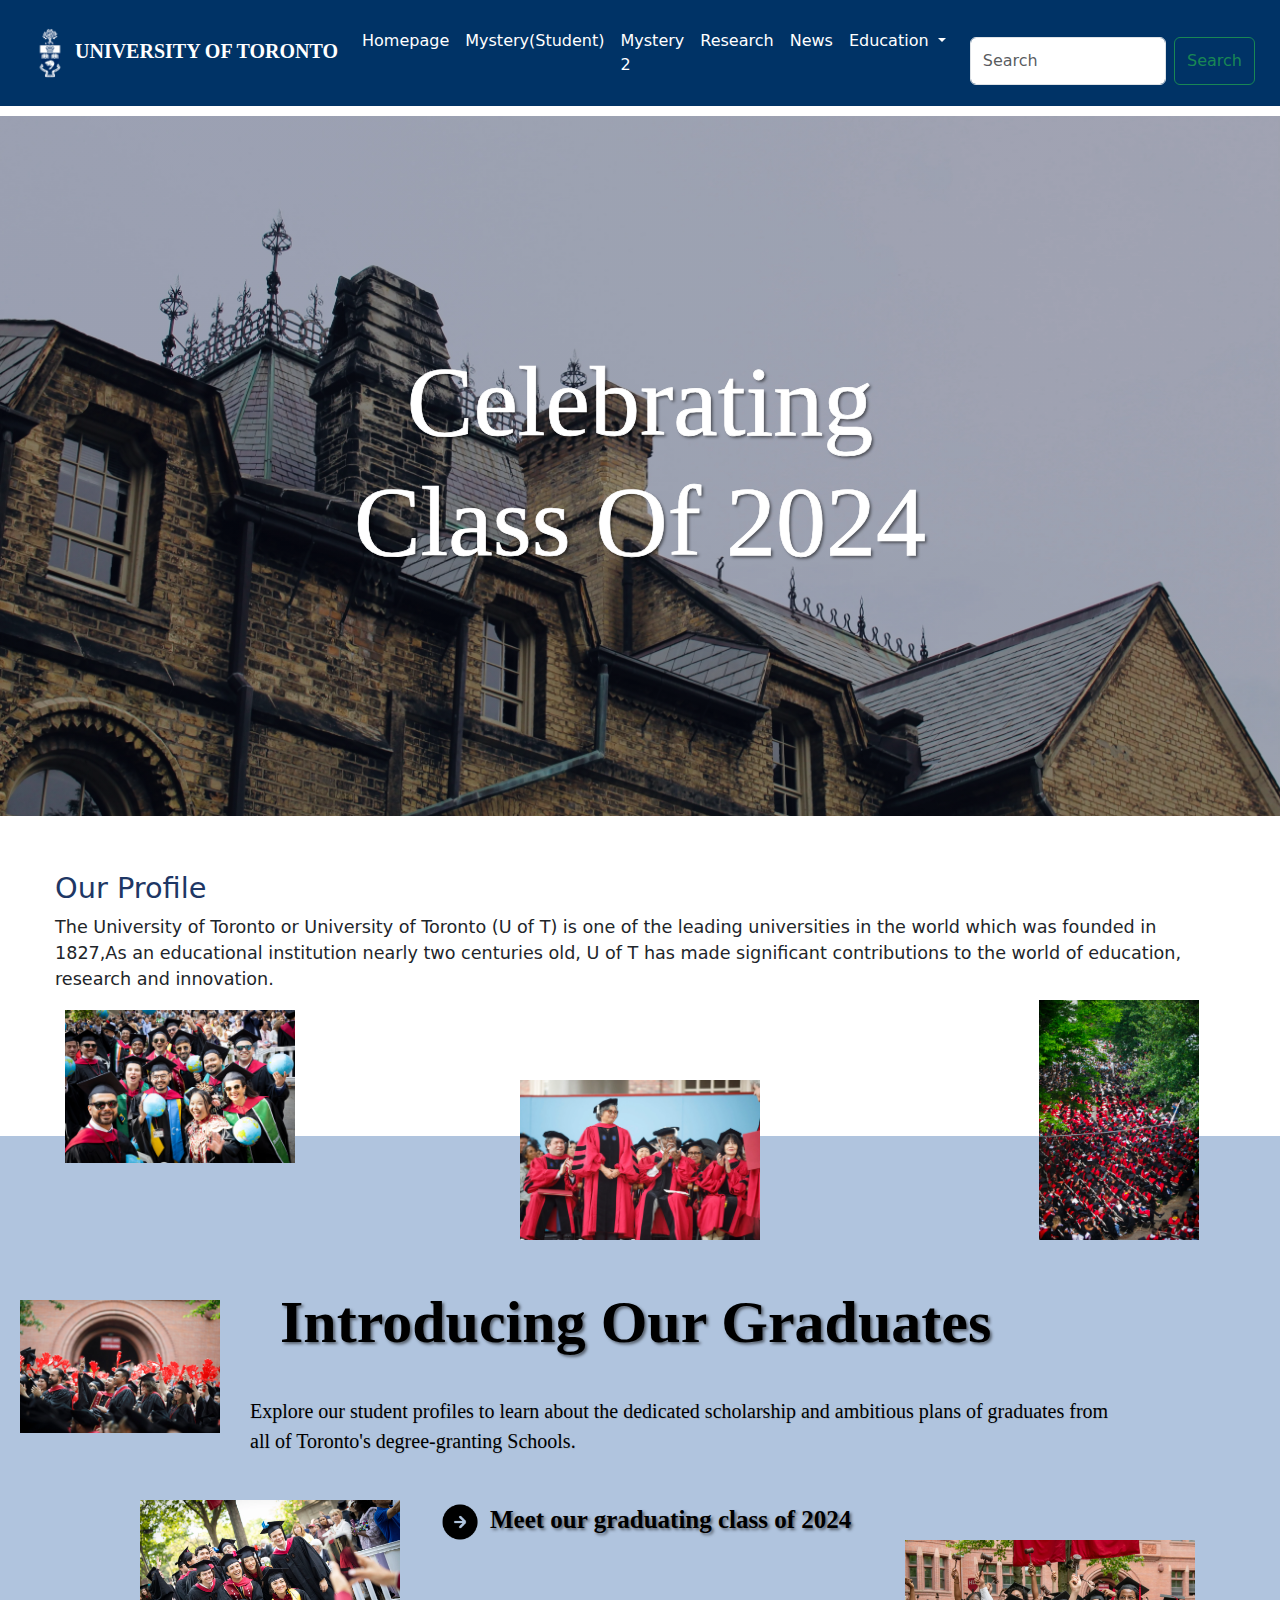
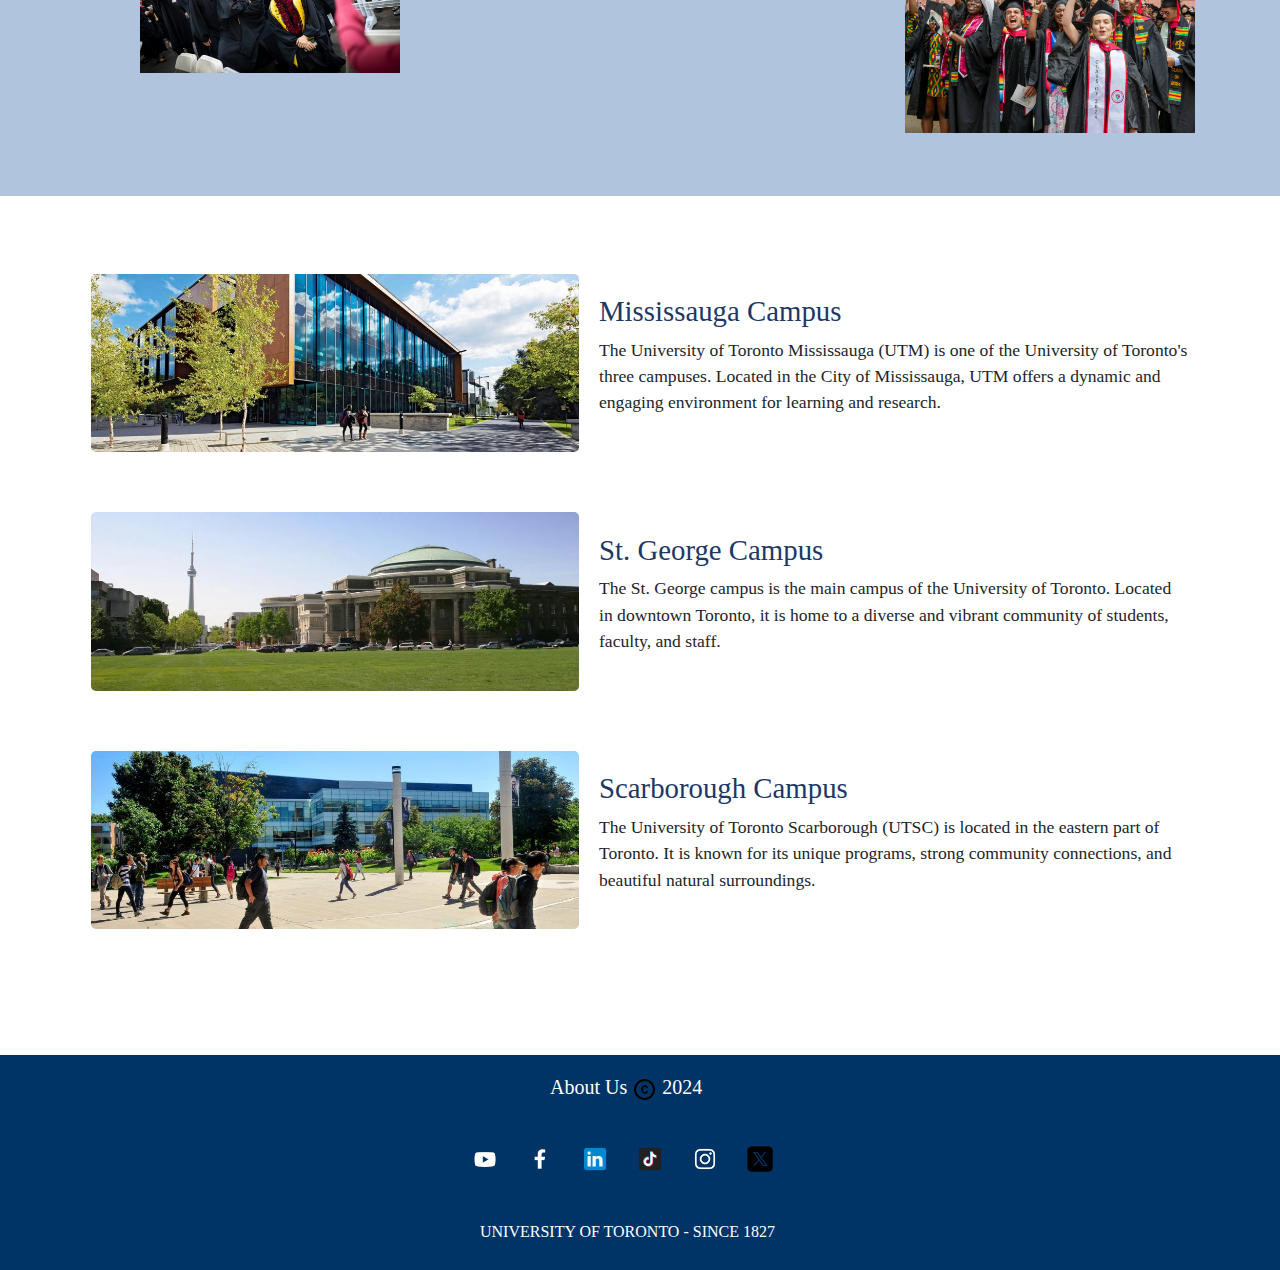
<file: index.html>
<!DOCTYPE html>
<html lang="en">
<head>
    <meta charset="utf-8">
    <meta name="viewport" content="width=device-width, initial-scale=1">
    <title>Web University of Toronto</title>
    <link rel="stylesheet" href="style.css">
   
    <link href="https://cdn.jsdelivr.net/npm/bootstrap@5.3.3/dist/css/bootstrap.min.css" rel="stylesheet" integrity="sha384-QWTKZyjpPEjISv5WaRU9OFeRpok6YctnYmDr5pNlyT2bRjXh0JMhjY6hW+ALEwIH" crossorigin="anonymous">
    <style>
        .navbar.bg-body-blue {
            background-color: rgba(255, 255, 255, 0.3);
            background: #003366;
        /* Latar belakang putih dengan transparansi */
            backdrop-filter: blur(10px); /* Efek buram di belakang navbar */
        }
        .navbar .navbar-brand,
        .navbar .nav-link {
            color: white; /* Warna teks putih */
        }
        .navbar .nav-link:hover {
            color: #ddd; /* Warna teks saat di-hover */
        }
        body{
            background-color: white;
        }
        .bgimage {
            background-image: linear-gradient(rgba(2,5,27,0.3),rgba(2,5,27,0.3)),url('image/2f4020ef-9b66-4ac7-9c16-5d91187b752e.webp');
            background-size: cover;
            background-position: center;
            margin-top: 20px;
            position : relative;
            width: 100%;
            height: 700px; /* Anda bisa mengatur tinggi sesuai kebutuhan */
            display: flex;
            align-items: center;
            justify-content: center;
            color: white;
            text-align: center;
        
        }

        .bgimage h2 {
            font-size: 100px;
            font-family: 'Times New Roman', serif;
            text-shadow: 2px 2px 3px rgba(0, 0, 0, 0.5);
            -webkit-text-stroke: 0.7px white;
            position : relative;
        }

        .content {
            display: flex;
            align-items: center;
            justify-content: center;
            text-align: left;
            padding: 30px;
        }

        .content-1 {
            display: flex;
            padding: 5px;
        }
        .content img {
            width: 40%;
            border-radius: 5px;
        }

        .content .text {
            max-width: 50%;
            padding-left: 20px;
            font-family: 'Times New Roman', serif;
        }
        .content-1 .text {
            font-family: 1.5 GT America Standard Regular;
            padding: 40px;
            margin:10px;
        }

        .content .text h4 {
            font-size: 1.8rem;
            color: #1e3765;
        }
        .content-1 .text h4 {
            font-size: 1.8rem;
            color: #1e3765;
        }

        .content .text p {
            font-size: 1.1rem;
        }
        .content-1 .text p {
            font-size: 1.1rem;
        }
        .content-2{
            background-color : #B0C4DE;
            padding : 150px;
            background-size: cover;
            background-position: center;
            
         
           
            
        }
        .content-2 .text{
            font-family : times new roman;
            font-size: 20px;
            color: black;
            text-shadow: 2px 2px 3px rgba(0, 0, 0, 0.5);
        }
        .content-2 .text h4{
            font-size:60px;
            font-weight : bold;
            margin-left:130px;
            text-shadow: 2px 2px 3px rgba(0, 0, 0, 0.5);
        }
        .content-2 .text p{
            font-size:20px;
            margin-left:100px;
            text-shadow: 0.5px 0.5px 1px rgba(0, 0, 0, 0.1);
        }
        .content-2 .text h5{
            font-size:25px;
            font-weight : bold;
            margin-left:290px;
        }
        .content-2 .img1{
           width : 230px;
           height : auto;
           position : absolute;
           left : 180px;
           transform: translateX(-50%);
           top:1010px;
           
        }
        .content-2 .img2{
           width : 160px;
           height : auto;
           position : absolute;
           left : calc(50%-100px);
           transform: translateX(-50%);
           top:1000px;
           right:1px;
           

        }
        .content-2 .img3{
           width : 200px;
           height : auto;
           position : absolute;
             left : 120px;
           transform: translateX(-50%);
           top:1300px;
          
        }
        .content-2 .img4{
           width : 240px;
           height : auto;
           position : absolute;
           left : calc(50%-100px);
           transform: translateX(-50%);
           top:1080px;
           right:400px;
           

        }
        .content-2 .img5{
           width : 290px;
           height : auto;
           position : absolute;
           left : calc(50%-100px);
           transform: translateX(-50%);
           top:1540px;
           right: -60px;
        }
        .content-2 .img6{
           width : 260px;
           height : auto;
           position : absolute;
           left : 270px;
           transform: translateX(-50%);
           top:1500px;
           
        }
        .orang1 h5{
        
            background: url('image/orang3copy.jpg');
            background-size: cover;
            background-position: center;
            position: relative;
            width: 350px;
            height: 400px;
            display: flex;
            color: white;
            margin-top: 120px;
        
        }
        
        
        

    </style>
</head>
<body>
    <div class="container">
        <nav class="navbar bg-body-blue navbar-expand-lg fixed-top">
            <div class="container-fluid" style="margin: 13px">
                <a class="navbar-brand" href="#" style="font-weight: bold; font-family: 'Times New Roman', serif;">
                    <img src="image/Utoronto_coa.svg.png" width="50px" alt="logo">UNIVERSITY OF TORONTO
                </a>
                <button class="navbar-toggler" type="button" data-bs-toggle="offcanvas" data-bs-target="#offcanvasNavbar" aria-controls="offcanvasNavbar" aria-label="Toggle navigation">
                    <span class="navbar-toggler-icon"></span>
                </button>
                <div class="offcanvas offcanvas-end" tabindex="-1" id="offcanvasNavbar" aria-labelledby="offcanvasNavbarLabel">
                    <div class="offcanvas-header">
                        <h5 class="offcanvas-title" style="font-family: 'Times New Roman', serif; font-size: 120%;" id="offcanvasNavbarLabel">
                            <img src="image/Utoronto_coa.svg.png" width="60px" alt="logo">UNIVERSITY OF TORONTO
                        </h5>
                        <button type="button" class="btn-close" data-bs-dismiss="offcanvas" aria-label="Close"></button>
                    </div>
                    <div class="offcanvas-body">
                        <ul class="navbar-nav justify-content-end flex-grow-1 pe-3">
                            <li class="nav-item">
                                <a class="nav-link active" aria-current="page" href="index.html" style="color: white">Homepage</a>
                            </li>
                            <li class="nav-item">
                                <a class="nav-link" href="login.php">Mystery(Student)</a>
                            </li>
                            <li class="nav-item">
                                <a class="nav-link" href="admin/login2.php">Mystery 2</a>
                            </li>
                            <li class="nav-item">
                                <a class="nav-link" href="research.html">Research</a>
                            </li>
                            <li class="nav-item">
                                <a class="nav-link" href="news.html">News</a>
                            </li>
                            <li class="nav-item dropdown">
                                <a class="nav-link dropdown-toggle" href="#" role="button" data-bs-toggle="dropdown" aria-expanded="false">
                                    Education
                                </a>
                                <ul class="dropdown-menu">
                                    <li><a class="dropdown-item" href="#">Undergraduate</a></li>
                                    <li><a class="dropdown-item" href="#">Master</a></li>
                                    <li><a class="dropdown-item" href="#">Doctor</a></li>
                                    <li>
                                        <hr class="dropdown-divider">
                                    </li>
                                    <li><a class="dropdown-item" href="#">Organization</a></li>
                                </ul>
                            </li>
                        </ul>
                        <form class="d-flex mt-3" role="search">
                            <input class="form-control me-2" type="search" placeholder="Search" aria-label="Search">
                            <button class="btn btn-outline-success" type="submit">Search</button>
                        </form>
                    </div>
                </div>
            </div>
        </nav>
    </div>

    <br><br><br><br>
    <div class="bgimage">
        <h2>Celebrating <br>Class Of 2024</h2>
    </div>
    <div class="content-1">
        <div class="text">
            <h4>Our Profile</h4>
            <p>The University of Toronto or University of Toronto (U of T) is one of the leading universities in the world which was founded in 1827,As an educational institution nearly two centuries old, U of T has made significant contributions to the world of education, research and innovation.</p>
        </div><br><br><br>
    </div><br><br><br>
    <div class="content-2">
        <img class="img1" src="image/gr.webp" alt="wisuda1">
        <img src="image/gr2.webp" alt="wisuda2" class="img2 ">
        <img src="image/gr3.webp" alt="wisuda3" class="img3">
        <img src="image/gr4.webp" alt="wisuda4" class="img4" >
        <img src="image/gr5.webp" alt="wisuda5" class="img5" >
        <img src="image/gr6.webp" alt="wisuda6" class="img6" >
        
        <div class="text">
            <h4>Introducing Our Graduates</h4><br>
            <p>Explore our student profiles to learn about the dedicated scholarship and ambitious plans of graduates from all of Toronto's degree-granting Schools.</p><br>
            <h5><img src="image/arrow.png" alt="arah" width="50px" style="padding-right:10px">Meet our graduating class of 2024</h5>
        </div>         

        <br><br>
<br><br>
    </div><br><br>
    <div class="content">
        <img src="image/cover-utm-hazel-mccallion-bldg.jpeg" alt="Mississauga Campus">
        <div class="text">
            <h4>Mississauga Campus</h4>
            <p>The University of Toronto Mississauga (UTM) is one of the University of Toronto's three campuses. Located in the City of Mississauga, UTM offers a dynamic and engaging environment for learning and research.</p>
        </div>
    </div>
    <div class="content">
        <img src="image/stgeorge-campus-cover_0.webp" alt="St. George Campus">
        <div class="text">
            <h4>St. George Campus</h4>
            <p>The St. George campus is the main campus of the University of Toronto. Located in downtown Toronto, it is home to a diverse and vibrant community of students, faculty, and staff.</p>
        </div>
    </div>
    <div class="content">
        <img src="image/cover-campus-utsc.jpeg" alt="Scarborough Campus">
        <div class="text">
            <h4>Scarborough Campus</h4>
            <p>The University of Toronto Scarborough (UTSC) is located in the eastern part of Toronto. It is known for its unique programs, strong community connections, and beautiful natural surroundings.</p>
        </div>
    </div>
    
    <br><br><br><br>
    <div class="dddd" style="background-color :#003366; padding: 20px;">
        <h5 style="color: white; margin-left: 530px; font-family: 'Times New Roman', serif;">About Us <img src="image/c.png" alt="c" width="25px"> 2024</h5>
        <br>
        <div style="margin-top: 10px;">
            <img src="image/yt2.webp" alt="youtube" width="30px" style="margin-left: 450px; margin-right: 20px;">
            <img src="image/fb2.webp" alt="fb" width="30px" style="margin-right: 20px;">
            <img src="image/linkedin.png" alt="linkedin" width="30px" style="margin-right: 20px;">
            <img src="image/tiktok.png" alt="tiktok" width="30px" style="margin-right: 20px;">
            <img src="image/ig2.webp" alt="instagram" width="30px" style="margin-right: 20px;">
            <img src="image/x.png" alt="x" width="30px;">
        </div>
        <br><br>
        <h6 style="color: white; margin-left: 460px; font-family: 'Times New Roman', serif;">UNIVERSITY OF TORONTO - SINCE 1827</h6>
    </div>
   
  
    <script src="https://cdn.jsdelivr.net/npm/bootstrap@5.3.3/dist/js/bootstrap.bundle.min.js" integrity="sha384-kenU1KFdBIe4zVF0s0G1M5b4hcpxyD9F7jL+3CmXK5Utvh1zj+8iT7d7KKF7/6f" crossorigin="anonymous"></script>
</body>
</html>
</file>
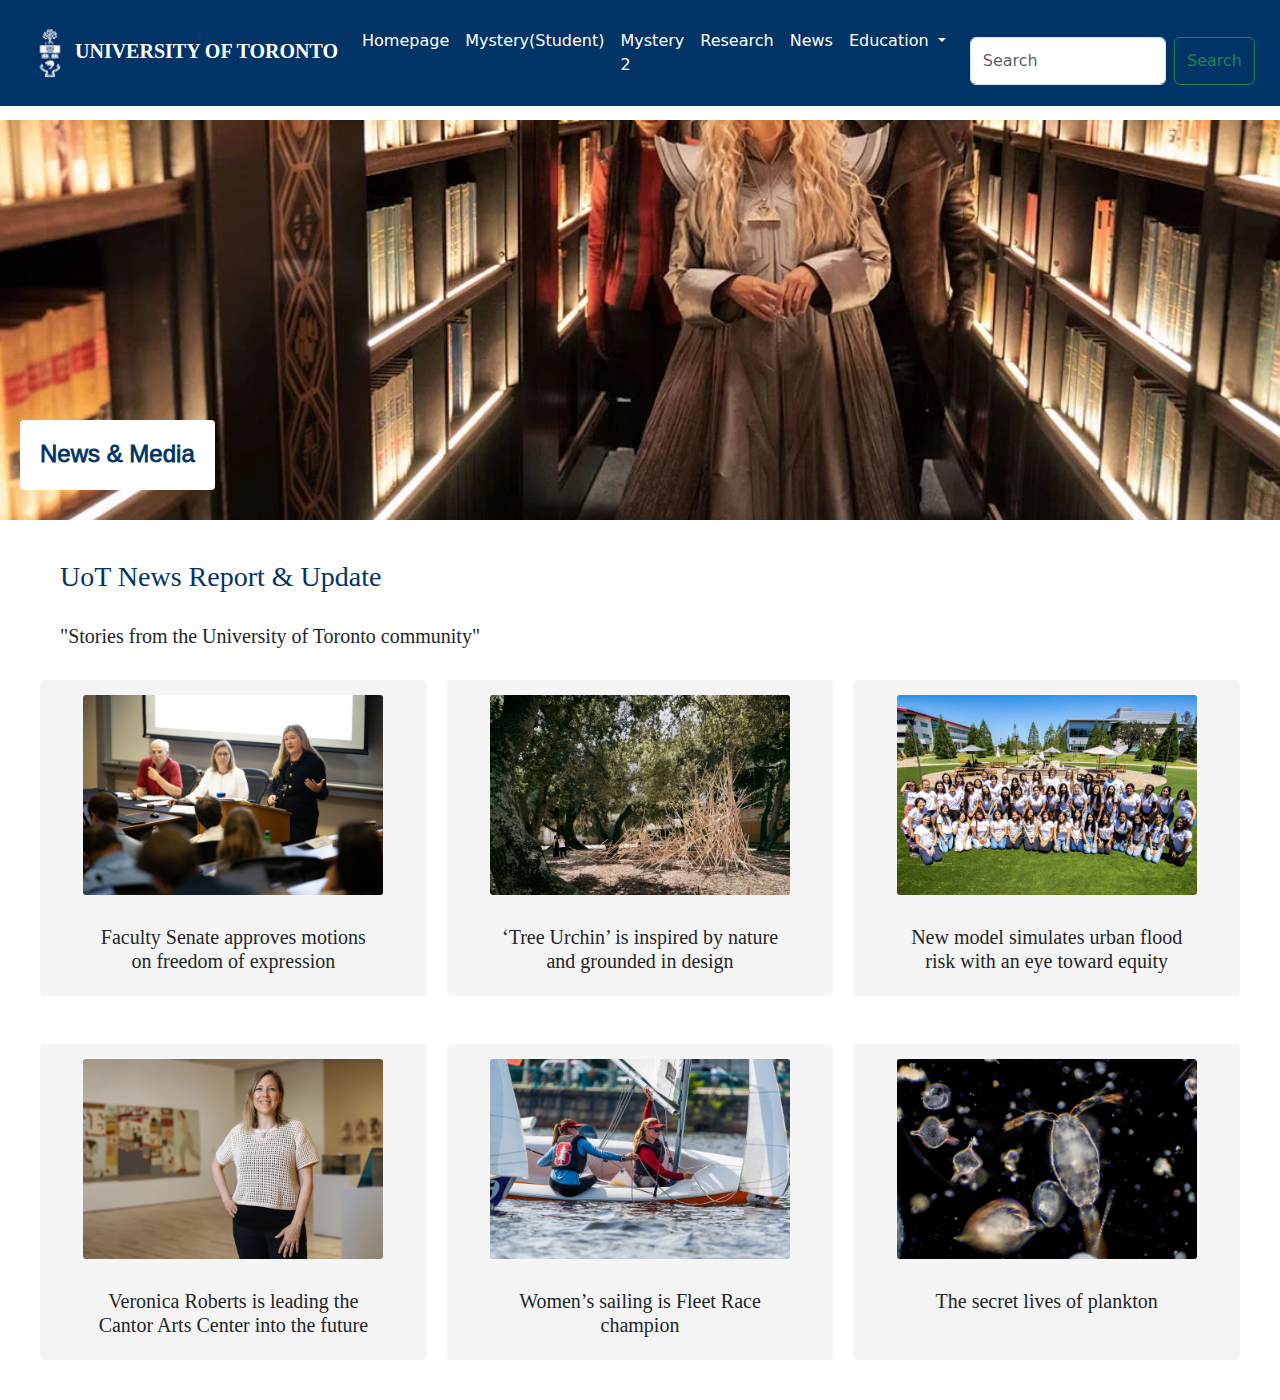
<file: news.html>
<!DOCTYPE html>
<html lang="en">
<head>
    <meta charset="UTF-8">
    <meta name="viewport" content="width=device-width, initial-scale=1.0">
    <link href="https://cdn.jsdelivr.net/npm/bootstrap@5.3.3/dist/css/bootstrap.min.css" rel="stylesheet" integrity="sha384-QWTKZyjpPEjISv5WaRU9OFeRpok6YctnYmDr5pNlyT2bRjXh0JMhjY6hW+ALEwIH" crossorigin="anonymous">
    <title>News</title>
    <style>
        nav {
            background: #003366;
        }

        .topikutama {
            background: url('image/utamanews.webp');
            background-size: cover;
            background-position: center;
            position: relative;
            width: 100%;
            height: 400px;
            display: flex;
            color: white;
            margin-top: 120px;
        }

        .topikutama h4 {
            margin-left: 30px;
            margin-top: 300px;
            background: white;
            padding: 20px;
            margin-bottom: 30px;
            color: #003366;
            border-radius: 4px;
            font-family: Arial;
        }

        .content {
            margin: 20px;
            font-family: serif;
            padding: 20px;
        }

        .a {
            display: flex;
            gap: 20px;
        }
        .b{
            display: flex;
            gap:20px;
        }

        .item {
            flex: 1;
            text-align: center;
            background: #F5F5F5;
            padding : 15px;
            border-radius: 4px;
        }

        .item2 {
            flex: 1;
            text-align: center;
            background: #F5F5F5;
            padding : 15px;
            border-radius: 4px;
        }
        .nav-link {
            color: white;
        }

        .item img {
            width: 300px;
            border-radius: 3px;
        }
        .item2 img {
            width: 300px;
            border-radius: 3px;
        }


        .item h6, .item h5 {
            font-family: 'Times New Roman', serif;
        }
    </style>
</head>
<body>
    <div class="container">
        <nav class="navbar bg-body-blue navbar-expand-lg fixed-top">
            <div class="container-fluid" style="margin: 13px">
                <a class="navbar-brand" href="#" style="font-weight: bold; font-family: 'Times New Roman', serif; color: white;">
                    <img src="image/Utoronto_coa.svg.png" width="50px" alt="logo">UNIVERSITY OF TORONTO
                </a>
                <button class="navbar-toggler" type="button" data-bs-toggle="offcanvas" data-bs-target="#offcanvasNavbar" aria-controls="offcanvasNavbar" aria-label="Toggle navigation">
                    <span class="navbar-toggler-icon"></span>
                </button>
                <div class="offcanvas offcanvas-end" tabindex="-1" id="offcanvasNavbar" aria-labelledby="offcanvasNavbarLabel">
                    <div class="offcanvas-header">
                        <h5 class="offcanvas-title" style="font-family: 'Times New Roman', serif; font-size: 120%;" id="offcanvasNavbarLabel">
                            <img src="image/Utoronto_coa.svg.png" width="60px" alt="logo">UNIVERSITY OF TORONTO
                        </h5>
                        <button type="button" class="btn-close" data-bs-dismiss="offcanvas" aria-label="Close"></button>
                    </div>
                    <div class="offcanvas-body">
                        <ul class="navbar-nav justify-content-end flex-grow-1 pe-3">
                            <li class="nav-item">
                                <a class="nav-link active" aria-current="page" href="index.html" style="color: white;">Homepage</a>
                            </li>
                            <li class="nav-item">
                                <a class="nav-link" href="login.php">Mystery(Student)</a>
                            </li>
                            <li class="nav-item">
                                <a class="nav-link" href="admin/login2.php">Mystery 2</a>
                            </li>
                            <li class="nav-item">
                                <a class="nav-link" href="research.html">Research</a>
                            </li>
                            <li class="nav-item">
                                <a class="nav-link" href="news.html">News</a>
                            </li>
                            <li class="nav-item dropdown">
                                <a class="nav-link dropdown-toggle" href="#" role="button" data-bs-toggle="dropdown" aria-expanded="false">
                                    Education
                                </a>
                                <ul class="dropdown-menu">
                                    <li><a class="dropdown-item" href="#">Undergraduate</a></li>
                                    <li><a class="dropdown-item" href="#">Master</a></li>
                                    <li><a class="dropdown-item" href="#">Doctor</a></li>
                                    <li>
                                        <hr class="dropdown-divider">
                                    </li>
                                    <li><a class="dropdown-item" href="#">Organization</a></li>
                                </ul>
                            </li>
                        </ul>
                        <form class="d-flex mt-3" role="search">
                            <input class="form-control me-2" type="search" placeholder="Search" aria-label="Search">
                            <button class="btn btn-outline-success" type="submit">Search</button>
                        </form>
                    </div>
                </div>
            </div>
        </nav>
    </div>

    <div class="topikutama">
        <h4 style="margin-left: 20px;-webkit-text-stroke: 0.8px #003366">News & Media</h4>
    </div>
    
    <div class="content">
       
        <h3 style="margin-left:20px;margin-bottom: 30px;color: #003366">UoT News Report & Update</h3>
        
        <h5 style="margin-left:20px;margin-right: 70px">"Stories from the University of Toronto community"</h5><br>
        <div class="a">
            <div class="item" >
                <img src="image/news1.jpg" alt="research1">
               <h5 style="margin-top:30px;margin-left:40px;margin-right:40px">Faculty Senate approves motions on freedom of expression</h5>
            </div>
            <div class="item">
                <img src="image/news2.webp" alt="research2">
                
                <h5 style="margin-top:30px;margin-left:30px;margin-right:30px">‘Tree Urchin’ is inspired by nature and grounded in design</h5>
            </div>
            <div class="item">
                <img src="image/news3.webp" alt="research3">

                <h5 style="margin-top:30px;margin-left:30px;margin-right:30px">New model simulates urban flood risk with an eye toward equity</h5>
            </div>
        </div><br><br>
        <div class="b">
            <div class="item2" >
                <img src="image/news4.webp" alt="research4">
               <h5 style="margin-top:30px;margin-left:40px;margin-right:40px">Veronica Roberts is leading the Cantor Arts Center into the future</h5>
            </div>
            <div class="item2">
                <img src="image/news5.webp" alt="research5">

                <h5 style="margin-top:30px;margin-left:30px;margin-right:30px">Women’s sailing is Fleet Race champion</h5>
            </div>
            <div class="item2">
                <img src="image/news6.webp" alt="research6">

                <h5 style="margin-top:30px;margin-left:30px;margin-right:30px">The secret lives of plankton</h5>
            </div>
        </div>
    </div>

    <script src="https://cdn.jsdelivr.net/npm/bootstrap@5.3.3/dist/js/bootstrap.bundle.min.js" integrity="sha384-kenU1KFdBIe4zVF0s0G1M5b4hcpxyD9F7jL+3CmXK5Utvh1zj+8iT7d7KKF7/6f" crossorigin="anonymous"></script>
</body>
</html>
</file>
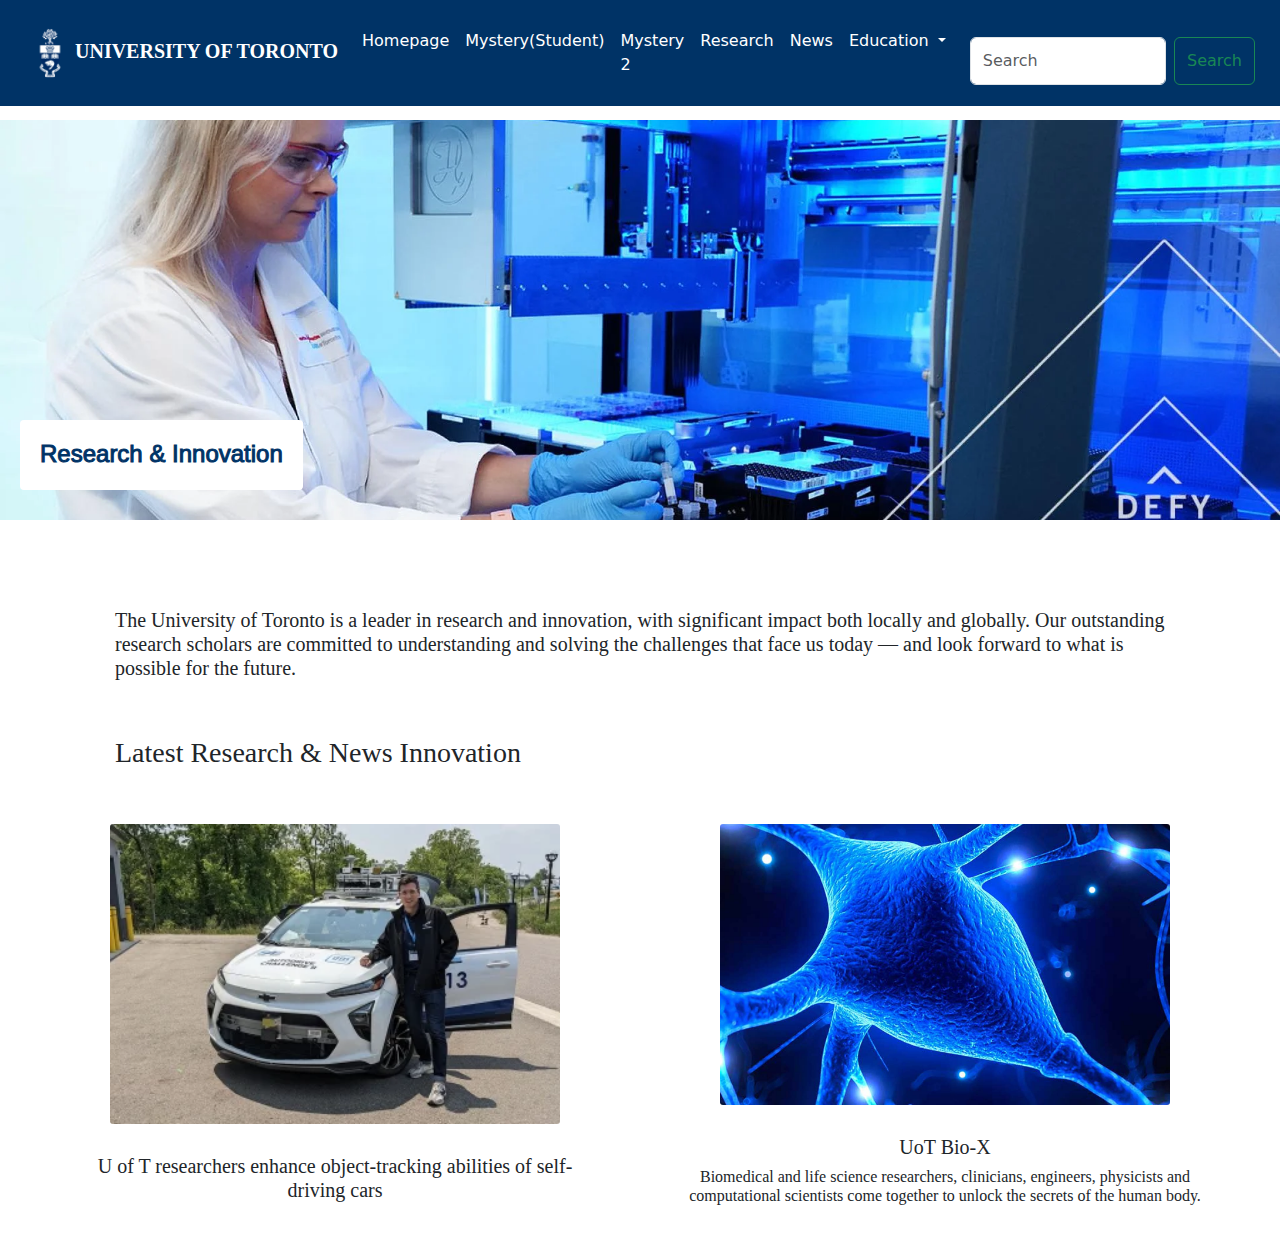
<file: research.html>
<!DOCTYPE html>
<html lang="en">
<head>
    <meta charset="UTF-8">
    <meta name="viewport" content="width=device-width, initial-scale=1.0">
    <link href="https://cdn.jsdelivr.net/npm/bootstrap@5.3.3/dist/css/bootstrap.min.css" rel="stylesheet" integrity="sha384-QWTKZyjpPEjISv5WaRU9OFeRpok6YctnYmDr5pNlyT2bRjXh0JMhjY6hW+ALEwIH" crossorigin="anonymous">
    <title>Research</title>
    <style>
        nav {
            background: #003366;
        }

        .topikutama {
            background: url('image/research.webp');
            background-size: cover;
            background-position: center;
            position: relative;
            width: 100%;
            height: 400px;
            display: flex;
            color: white;
            margin-top: 120px;
        }

        .topikutama h4 {
            margin-left: 30px;
            margin-top: 300px;
            background: white;
            padding: 20px;
            margin-bottom: 30px;
            color: #003366;
            border-radius: 4px;
            font-family: Arial;
        }

        .content {
            margin: 20px;
            font-family: serif;
            padding: 20px;
        }

        .a {
            display: flex;
            gap: 20px;
        }

        .item {
            flex: 1;
            text-align: center;
        }

        .nav-link {
            color: white;
        }

        .item img {
            width: 450px;
            border-radius: 3px;
        }

        .item h6, .item h5 {
            font-family: 'Times New Roman', serif;
        }
    </style>
</head>
<body>
    <div class="container">
        <nav class="navbar bg-body-blue navbar-expand-lg fixed-top">
            <div class="container-fluid" style="margin: 13px">
                <a class="navbar-brand" href="#" style="font-weight: bold; font-family: 'Times New Roman', serif; color: white;">
                    <img src="image/Utoronto_coa.svg.png" width="50px" alt="logo">UNIVERSITY OF TORONTO
                </a>
                <button class="navbar-toggler" type="button" data-bs-toggle="offcanvas" data-bs-target="#offcanvasNavbar" aria-controls="offcanvasNavbar" aria-label="Toggle navigation">
                    <span class="navbar-toggler-icon"></span>
                </button>
                <div class="offcanvas offcanvas-end" tabindex="-1" id="offcanvasNavbar" aria-labelledby="offcanvasNavbarLabel">
                    <div class="offcanvas-header">
                        <h5 class="offcanvas-title" style="font-family: 'Times New Roman', serif; font-size: 120%;" id="offcanvasNavbarLabel">
                            <img src="image/Utoronto_coa.svg.png" width="60px" alt="logo">UNIVERSITY OF TORONTO
                        </h5>
                        <button type="button" class="btn-close" data-bs-dismiss="offcanvas" aria-label="Close"></button>
                    </div>
                    <div class="offcanvas-body">
                        <ul class="navbar-nav justify-content-end flex-grow-1 pe-3">
                            <li class="nav-item">
                                <a class="nav-link active" aria-current="page" href="index.html" style="color: white;">Homepage</a>
                            </li>
                            <li class="nav-item">
                                <a class="nav-link" href="login.php">Mystery(Student)</a>
                            </li>
                            <li class="nav-item">
                                <a class="nav-link" href="admin/login2.php">Mystery 2</a>
                            </li>
                            <li class="nav-item">
                                <a class="nav-link" href="research.html">Research</a>
                            </li>
                            <li class="nav-item">
                                <a class="nav-link" href="news.html">News</a>
                            </li>
                            <li class="nav-item dropdown">
                                <a class="nav-link dropdown-toggle" href="#" role="button" data-bs-toggle="dropdown" aria-expanded="false">
                                    Education
                                </a>
                                <ul class="dropdown-menu">
                                    <li><a class="dropdown-item" href="#">Undergraduate</a></li>
                                    <li><a class="dropdown-item" href="#">Master</a></li>
                                    <li><a class="dropdown-item" href="#">Doctor</a></li>
                                    <li>
                                        <hr class="dropdown-divider">
                                    </li>
                                    <li><a class="dropdown-item" href="#">Organization</a></li>
                                </ul>
                            </li>
                        </ul>
                        <form class="d-flex mt-3" role="search">
                            <input class="form-control me-2" type="search" placeholder="Search" aria-label="Search">
                            <button class="btn btn-outline-success" type="submit">Search</button>
                        </form>
                    </div>
                </div>
            </div>
        </nav>
    </div>

    <div class="topikutama">
        <h4 style="margin-left: 20px;-webkit-text-stroke: 1px #003366">Research & Innovation</h4>
    </div>
    <br><br>
    <div class="content">
        <h5 style="margin-left:75px;margin-right: 70px">The University of Toronto is a leader in research and innovation, with significant impact both locally and globally. Our outstanding research scholars are committed to understanding and solving the challenges that face us today — and look forward to what is possible for the future.</h5>
        <br><br>
        <h3 style="margin-left:75px;margin-bottom: 30px">Latest Research & News Innovation</h3>
        <br>
        <div class="a">
            <div class="item" >
                <img src="image/research1.webp" alt="research1">
               <h5 style="margin-top:30px;margin-left:40px;margin-right:40px">U of T researchers enhance object-tracking abilities of self-driving cars</h5>
            </div>
            <div class="item">
                <img src="image/research2.jpg" alt="research2">
                <h5 style="margin-top:30px;margin-left:30px;margin-right:30px">UoT Bio-X</h5>
                <h6 style="margin-left:30px;margin-right:30px">Biomedical and life science researchers, clinicians, engineers, physicists and computational scientists come together to unlock the secrets of the human body.</h6>
            </div>
        </div>
    </div>

    <script src="https://cdn.jsdelivr.net/npm/bootstrap@5.3.3/dist/js/bootstrap.bundle.min.js" integrity="sha384-kenU1KFdBIe4zVF0s0G1M5b4hcpxyD9F7jL+3CmXK5Utvh1zj+8iT7d7KKF7/6f" crossorigin="anonymous"></script>
</body>
</html>
</file>
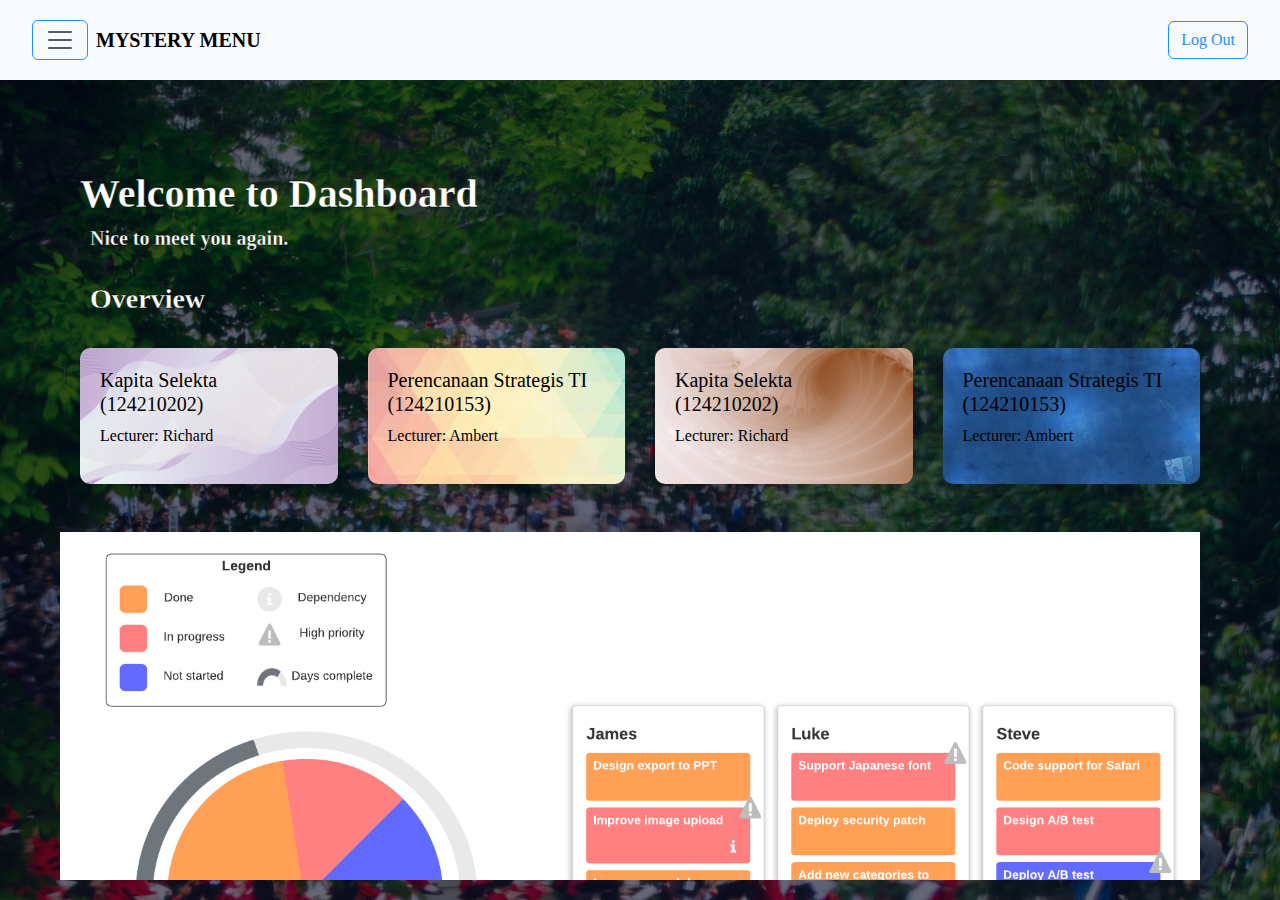
<file: admin/menuutama2.html>
<?php
    session_start();
    if(empty($_SESSION['username'])) {
        header("location:login2.php?pesan=belum_login");
    }
?>
<!DOCTYPE html>
<html lang="en">
<head>
    <meta charset="UTF-8">
    <meta name="viewport" content="width=device-width, initial-scale=1.0">
    <title>Menuutama2</title>
    <link href="https://cdn.jsdelivr.net/npm/bootstrap@5.3.3/dist/css/bootstrap.min.css" rel="stylesheet" integrity="sha384-QWTKZyjpPEjISv5WaRU9OFeRpok6YctnYmDr5pNlyT2bRjXh0JMhjY6hW+ALEwIH" crossorigin="anonymous">
    <style>
        html, body {
            height: 100%;
            margin: 0;
        }
        body {
            display: flex;
            flex-direction: column;
            background:linear-gradient(rgba(3,7,30,0.6),rgba(3,7,30,0.6)),url(../image/gr2.webp);
            background-size : cover;
            color: white;;
        }
        .content {
            flex: 1;
            overflow: hidden; /* Enable scrolling */
            padding-top: 70px; /* To avoid overlapping with fixed navbar */
        }
        .footer {
            background-color: #22242A;
            color: #e8e8e8;
            text-align: center;
            padding: 10px 0;
        }
        .offcanvas {
            border: 5px;
        }
        .offcanvas-header {
            background: linear-gradient(135deg, #1e90ff, #6495ed);
            color: white;
        }
        .offcanvas-header img {
            border: 2px solid white;
        }
        .offcanvas-body {
            background-color: #22242a;
            overflow: auto; /* Enable scrolling */
        }
        .offcanvas-body .nav-link {
            color: #e8e8e8;
            font-size: 16px;
            transition: color 0.3s, background-color 0.3s;
        }
        .offcanvas-body .nav-link:hover {
            color: #1e90ff;
            background-color: #333;
            border-radius: 5px;
        }
        .offcanvas-body .nav-link i {
            margin-right: 10px;
        }
        .offcanvas-body .nav-link.active {
            color: #1e90ff;
            background-color: #444;
            border-radius: 5px;
        }
        .offcanvas-body form {
            margin-top: 20px;
        }
        .offcanvas-body form input {
            border-radius: 10px;
        }
        .offcanvas-body form button {
            border-radius: 10px;
        }
        .navbar-toggler {
            border-color: #1e90ff;
        }
        .navbar-brand {
            color: black;
            font-weight: bold;
            font-size: 20px;
            
        }
        .btn-outline-danger {
            border-color: #1e90ff;
            color: #1e90ff;
        }
        .btn-outline-danger:hover {
            background-color: #1e90ff;
            color: white;
        }
        .navbar {
            padding: 20px;
        }
        .textA {
            font-family: 'Times New Roman', serif;
            margin-left: 30px;
        }
        .textB {
            font-family: 'Times New Roman', serif;
            margin-left: 30px;
            display: flex;
            gap: 30px;
            align-items: flex-start;
        }
        .textB .a, .textB .b , .textB .c, .textB .d{
            padding: 20px;
            background-size: cover;
            background-position: center;
            border-radius: 10px;
            color: black;
            flex: 1;
            min-width: 0;
            box-shadow: 0 4px 8px rgba(0, 0, 0, 0.1);
        }
        .textB .a {
            background-image: url('../image/dashboard1.jpg');
        }
        .textB .b {
            background-image: url('../image/dash2.jpg');
        }
        .textB .c {
            background-image: url('../image/dash3.jpg');
        }
        .textB .d {
            background-image: url('../image/dash4.jpg');
        }
        *{
            font-family : times new roman;
        }
        .tersier2 {
        
            padding: 30px;
            border-radius: 10px;
            margin: 20px;
            overflow: auto; /* Enable scrolling */
            max-height: calc(100vh - 140px); /* Adjust height as necessary */
        }
        .tersier2 .j{
          margin-left: 30px;
          font-family: times new roman;
          font-weight : bold;
          color:white;
          -webkit-text-stroke: 0.3px black;
        }
    </style>
</head>
<body>

<nav class="navbar bg-body-tertiary fixed-top">
    <div class="container-fluid d-flex align-items-center justify-content-between">
        <div class="d-flex align-items-center">
            <button class="navbar-toggler me-2" type="button" data-bs-toggle="offcanvas" data-bs-target="#offcanvasNavbar" aria-controls="offcanvasNavbar" aria-label="Toggle navigation">
                <span class="navbar-toggler-icon"></span>
            </button>
            <a class="navbar-brand" href="#" style="font-family: 'Times New Roman', serif;">MYSTERY MENU</a>
        </div>
        <a href="logout.php" class="btn btn-outline-danger">Log Out</a>
        <div class="offcanvas offcanvas-start" tabindex="-1" id="offcanvasNavbar" aria-labelledby="offcanvasNavbarLabel">
            <div class="offcanvas-header">
                <div class="d-flex flex-column align-items-center ms-auto"><br>
                    <img src="../image/admin.jpg" alt="User Photo" class="rounded-circle mb-3" style="width: 100px; height: 90px;">
                    <h5>Michael</h5>
                </div>
                <button type="button" class="btn-close" data-bs-dismiss="offcanvas" aria-label="Close"></button>
            </div>
            <div class="offcanvas-body">
                <ul class="navbar-nav justify-content-end flex-grow-1 pe-3">
                    <li class="nav-item">
                        <a class="nav-link" href="datamhs.php" >Data Mahasiswa</a>
                    </li>
                    <li class="nav-item">
                        <a class="nav-link" href="matakuliahbaca.php" >Mata Kuliah</a>
                    </li>
                    <li class="nav-item">
                        <a class="nav-link" href="datadosen.php" >Data Dosen</a>
                    </li>
                    <li class="nav-item">
                        <a class="nav-link" href="presensi.php" >Presensi</a>
                    </li>
                </ul>
            </div>
        </div>
    </div>
</nav>

<br><br><br><br><br>
<div class="tersier2" id="dashboard">
    <div class="apaa">
    <div class="textA">
        <h1 style="font-weight: bold;color:white;-webkit-text-stroke: 0.3px black">Welcome to Dashboard</h1>
        <h5 style="font-weight: bold;color:white;-webkit-text-stroke: 0.3px black;margin-left:10px">Nice to meet you again.</h5>
    </div><br>
    <h3 class="j" style="margin-left:40px">Overview</h3><br>
    </div>
   
    <div class="textB">
        <div class="a">
            <h5>Kapita Selekta (124210202)</h5>
            <p>Lecturer: Richard</p>
        </div>
        <div class="b">
            <h5>Perencanaan Strategis TI (124210153)</h5>
            <p>Lecturer: Ambert</p>
        </div>
        <div class="c">
            <h5>Kapita Selekta (124210202)</h5>
            <p>Lecturer: Richard</p>
        </div>
        <div class="d">
            <h5>Perencanaan Strategis TI (124210153)</h5>
            <p>Lecturer: Ambert</p>
        </div><br><br><br>
       
    </div><br><br>
    <img src="../image/dash5.png" alt="statistik" width="1140px" style="margin-left: 10px">
</div>

<script src="https://cdn.jsdelivr.net/npm/bootstrap@5.3.3/dist/js/bootstrap.bundle.min.js" integrity="sha384-YvpcrYf0tY3lHB60NNkmXc5s9fDVZLESaAA55NDzOxhy9GkcIdslK1eN7N6jIeHz" crossorigin="anonymous"></script>

</body>
</html>
</file>
<file: style.css>
.container-form{
    max-width: 400px;
    width: 80%;
    padding: 50px;
   margin : 150px;
   margin-left: 380px;
   margin-top: 400px;
    border: 1px solid #ccc;
    border-radius: 30px;
    background-color: #fff;
    display: flex;
    justify-content: center;
    align-items: center;
   
}

.form1login{
    width : 100%;
    color: rgb(5, 15, 83);
   
}
</file>
